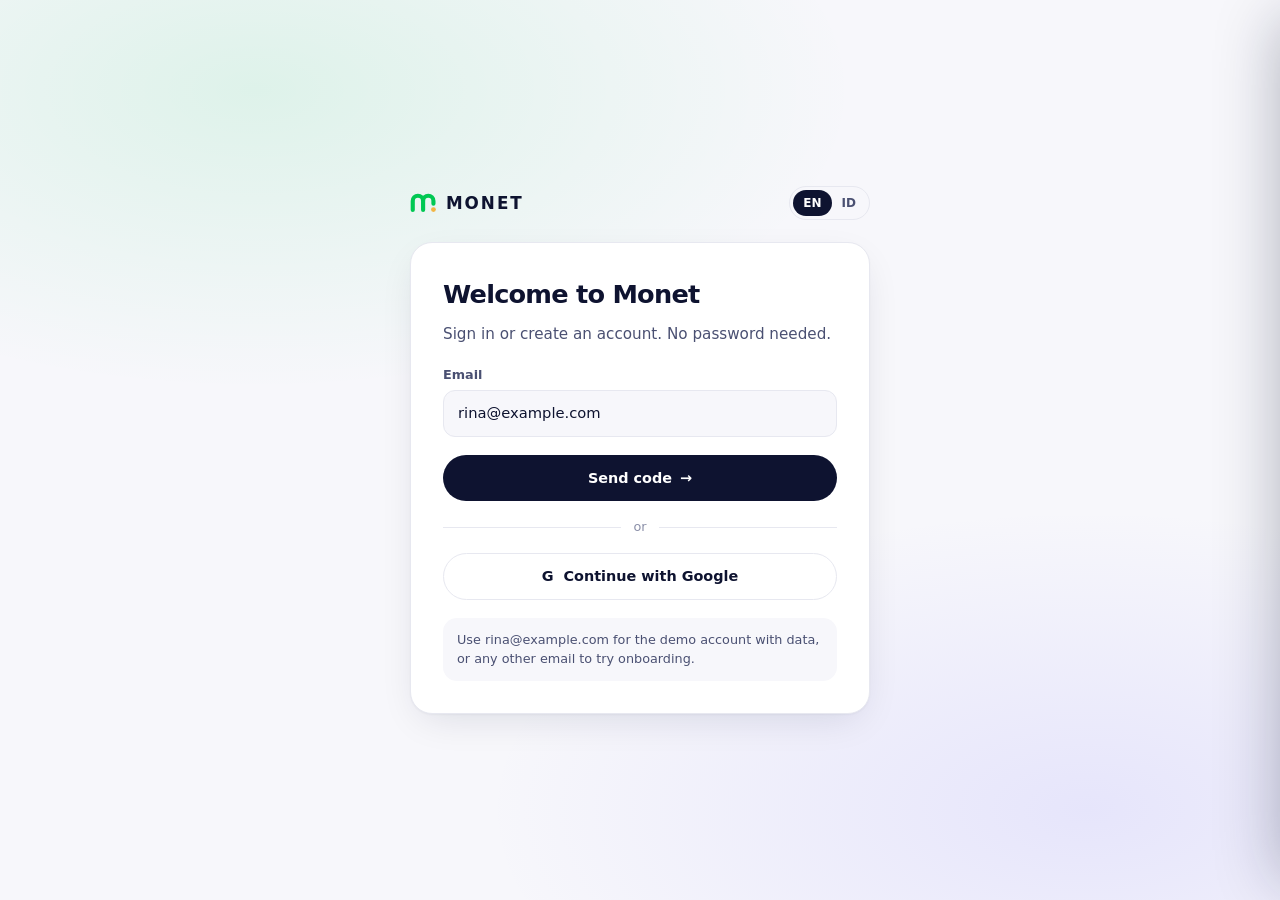
<file: app/index.html>
<!doctype html>
<html lang="en">
<head>
<meta charset="utf-8">
<meta name="viewport" content="width=device-width,initial-scale=1">
<title>Monet app (prototype)</title>
<meta name="robots" content="noindex">
<link rel="stylesheet" href="app.css">
</head>
<body>
<svg width="0" height="0" style="position:absolute" aria-hidden="true">
  <defs>
    <g id="mk">
      <g transform="translate(0,-5)" fill="none" stroke="#00C853" stroke-width="12" stroke-linecap="round" stroke-linejoin="round">
        <path d="M30 84V58A15 15 0 0 1 60 58V84M60 58A15 15 0 0 1 90 58V66"/>
      </g>
      <circle cx="90" cy="78" r="7" fill="#F2B544"/>
    </g>
  </defs>
</svg>
<div id="root"></div>
<div class="scrim" id="scrim"></div>
<aside class="panel" id="panel" role="dialog" aria-modal="true"></aside>
<div class="modal" id="modal" role="dialog" aria-modal="true"></div>
<div class="toast" id="toast" role="status" aria-live="polite"></div>
<script src="i18n.js"></script>
<script src="data.js"></script>
<script src="agents.js"></script>
<script src="app.js"></script>
</body>
</html>
</file>
<file: app/app.css>
/* Monet app prototype — follows docs/DESIGN.md */
:root{
  --ink:#0E1330;--ink2:#4A5072;--muted:#8A8FA8;--line:#E7E8F0;--bg:#F7F7FB;--white:#fff;
  --navy:#1A237E;--green:#00C853;--green2:#00A846;--gold:#F2B544;--coral:#FF6F61;--violet:#6C63FF;
  /* chart-only tokens (validated categorical order: coral, violet, gold-c, sky, green) */
  --gold-c:#DFA32C;--sky:#2E9BE6;--other:#A3A8BD;
  --ok-bg:#E8F8EF;--ok-tx:#0B7A3B;--warn-bg:#FFF1EF;--warn-tx:#C2410C;--soon-bg:#FFF7E3;--soon-tx:#8A5A00;
  --r:22px;--sh:0 1px 2px rgba(14,19,48,.04),0 12px 40px -12px rgba(14,19,48,.14);
  --side:248px;
}
*{box-sizing:border-box;margin:0;padding:0}
html,body{height:100%}
body{font-family:Inter,system-ui,-apple-system,"Segoe UI",Roboto,Arial,sans-serif;background:var(--bg);color:var(--ink);line-height:1.55;-webkit-font-smoothing:antialiased;font-size:.95rem}
a{color:inherit;text-decoration:none}
button,input,select,textarea{font:inherit;color:inherit}
button{cursor:pointer;background:none;border:0}
.sr{position:absolute;width:1px;height:1px;overflow:hidden;clip:rect(0 0 0 0)}

/* buttons */
.btn{display:inline-flex;align-items:center;justify-content:center;gap:8px;padding:11px 20px;border-radius:999px;font-weight:600;font-size:.9rem;border:1px solid transparent;transition:transform .15s,background .15s;white-space:nowrap}
.btn:hover{transform:translateY(-1px)}
.btn.dark{background:var(--ink);color:#fff}
.btn.green{background:var(--green);color:#fff}
.btn.ghost{background:var(--white);border-color:var(--line)}
.btn.danger{background:var(--white);border-color:#F4C7C1;color:var(--warn-tx)}
.btn.sm{padding:7px 14px;font-size:.82rem}
.btn.block{width:100%}
.btn[disabled]{opacity:.45;pointer-events:none}
.ar{transition:transform .15s}.btn:hover .ar{transform:translateX(3px)}

/* logo */
.logo{display:flex;align-items:center;gap:9px;font-weight:800;letter-spacing:2px;font-size:1.05rem}
.logo svg{height:20px;width:auto}

/* language switch */
.lang{display:inline-flex;background:var(--bg);border:1px solid var(--line);border-radius:999px;padding:3px}
.lang button{padding:4px 10px;border-radius:999px;font-size:.75rem;font-weight:700;color:var(--ink2)}
.lang button[aria-pressed=true]{background:var(--ink);color:#fff}

/* shell */
.shell{display:flex;min-height:100vh}
.side{width:var(--side);flex:none;position:sticky;top:0;height:100vh;padding:22px 16px;display:flex;flex-direction:column;gap:6px;background:var(--white);border-right:1px solid var(--line)}
.side .logo{padding:4px 10px 18px}
.navi{display:flex;align-items:center;gap:12px;padding:10px 12px;border-radius:14px;font-weight:600;color:var(--ink2);font-size:.92rem}
.navi .ic{width:22px;text-align:center}
.navi:hover{background:var(--bg)}
.navi[aria-current=page]{background:var(--ink);color:#fff}
.navi .badge{margin-left:auto;background:var(--coral);color:#fff;border-radius:999px;font-size:.7rem;padding:1px 8px}
.navi[aria-current=page] .badge{background:#fff;color:var(--ink)}
.side .grow{flex:1}
.who{display:flex;align-items:center;gap:10px;padding:10px;border:1px solid var(--line);border-radius:16px}
.av{width:34px;height:34px;border-radius:50%;display:grid;place-items:center;background:var(--bg);font-weight:700;flex:none}
.av.monet{background:var(--navy)}
.av.monet svg{height:14px}
.who small{display:block;color:var(--muted);font-size:.75rem;line-height:1.2}
.who b{font-size:.88rem;line-height:1.2}
.who .out{margin-left:auto;font-size:.78rem;color:var(--muted);font-weight:600;white-space:nowrap}
.who .tx{min-width:0;overflow:hidden;text-overflow:ellipsis}
.mmenu{display:none}

.main{flex:1;min-width:0;display:flex;flex-direction:column}
.top{position:sticky;top:0;z-index:20;display:flex;align-items:center;gap:12px;padding:14px 32px;background:rgba(247,247,251,.85);backdrop-filter:blur(12px);-webkit-backdrop-filter:blur(12px);border-bottom:1px solid var(--line)}
.top h1{font-size:1.25rem;letter-spacing:-.02em;font-weight:700}
.top .sp{flex:1}
.top .mlogo{display:none}
.iconbtn{width:38px;height:38px;border-radius:50%;display:grid;place-items:center;background:var(--white);border:1px solid var(--line);position:relative;font-size:1rem}
.iconbtn .dot{position:absolute;top:6px;right:7px;width:8px;height:8px;border-radius:50%;background:var(--coral);border:2px solid #fff}
.page{padding:28px 32px 60px;max-width:1240px;width:100%}
.proto{font-size:.72rem;font-weight:700;color:var(--warn-tx);background:var(--warn-bg);border-radius:999px;padding:3px 10px}

/* bottom nav (mobile) */
.bnav{display:none}

/* headings */
.ph{display:flex;align-items:flex-end;justify-content:space-between;gap:16px;flex-wrap:wrap;margin-bottom:22px}
.ph h2{font-size:clamp(1.5rem,2.6vw,2rem);letter-spacing:-.035em;line-height:1.1;font-weight:700}
.ph h2 em{font-style:normal;color:var(--muted)}
.ph p{color:var(--ink2);max-width:620px;margin-top:6px}
h3{font-size:1.05rem;letter-spacing:-.02em;font-weight:700}
.muted{color:var(--muted)}
.ink2{color:var(--ink2)}
.small{font-size:.8rem}

/* cards & grid */
.grid{display:grid;gap:18px}
.g4{grid-template-columns:repeat(4,1fr)}
.g3{grid-template-columns:repeat(3,1fr)}
.g2{grid-template-columns:repeat(2,1fr)}
.g21{grid-template-columns:2fr 1fr}
.g12{grid-template-columns:1fr 2fr}
.card{background:var(--white);border:1px solid var(--line);border-radius:var(--r);box-shadow:var(--sh);padding:24px;min-width:0}
.card.dark{background:var(--ink);color:#fff;border-color:var(--ink)}
.card.dark .muted{color:#A9ADC6}
.card .hd{display:flex;align-items:center;justify-content:space-between;gap:10px;margin-bottom:16px}
.card .hd a,.link{font-size:.82rem;font-weight:600;color:var(--ink2)}
.card .hd a:hover,.link:hover{color:var(--ink)}
.mt{margin-top:18px}.mt8{margin-top:8px}.mb{margin-bottom:18px}

/* stat tile */
.stat{cursor:pointer;transition:transform .15s}
.stat:hover{transform:translateY(-2px)}
.stat .lb{font-size:.8rem;color:var(--ink2);font-weight:600;display:flex;align-items:center;gap:8px}
.stat .lb i{width:8px;height:8px;border-radius:50%;display:inline-block}
.stat .v{font-size:clamp(1.3rem,2.2vw,1.7rem);font-weight:750;letter-spacing:-.03em;margin-top:6px;white-space:nowrap}
.chg{font-size:.78rem;font-weight:600;margin-top:4px}
.chg.up{color:var(--green2)}.chg.down{color:var(--warn-tx)}.chg.flat{color:var(--muted)}

/* tags & pills */
.tag{display:inline-flex;align-items:center;gap:5px;font-size:.74rem;font-weight:600;padding:3px 10px;border-radius:999px;background:var(--bg);color:var(--ink2);white-space:nowrap}
.tag.ok{background:var(--ok-bg);color:var(--ok-tx)}
.tag.urgent{background:var(--warn-bg);color:var(--warn-tx)}
.tag.soon{background:var(--soon-bg);color:var(--soon-tx)}
.chips{display:flex;flex-wrap:wrap;gap:8px}
.chip{padding:8px 14px;border-radius:999px;border:1px solid var(--line);background:var(--white);font-weight:600;font-size:.85rem;color:var(--ink2)}
.chip[aria-pressed=true]{background:var(--ink);border-color:var(--ink);color:#fff}

/* forms */
label.f{display:block;font-size:.8rem;font-weight:600;color:var(--ink2);margin-bottom:6px}
.in{width:100%;padding:11px 14px;border-radius:12px;border:1px solid var(--line);background:var(--bg);outline:none;font-size:.92rem}
.in:focus{border-color:var(--ink2);background:#fff}
textarea.in{resize:vertical;min-height:96px}
.row{display:flex;gap:12px;flex-wrap:wrap;align-items:center}
.row>*{min-width:0}
.fg{display:grid;gap:14px}
.fg2{grid-template-columns:1fr 1fr}
.err{color:var(--warn-tx);font-size:.8rem;margin-top:6px}

/* toggle */
.tg{position:relative;width:44px;height:26px;flex:none;border-radius:999px;background:var(--line);transition:background .15s}
.tg::after{content:"";position:absolute;top:3px;left:3px;width:20px;height:20px;border-radius:50%;background:#fff;box-shadow:0 1px 3px rgba(14,19,48,.25);transition:transform .15s}
.tg[aria-checked=true]{background:var(--green)}
.tg[aria-checked=true]::after{transform:translateX(18px)}
.tg[disabled]{opacity:.6;cursor:not-allowed}
.set{display:flex;align-items:center;gap:16px;padding:16px 0;border-top:1px solid var(--line)}
.set:first-of-type{border-top:0}
.set .tx{flex:1;min-width:0}
.set .tx b{display:block;font-size:.92rem}
.set .tx span{font-size:.82rem;color:var(--ink2)}

/* tabs */
.tabs{display:inline-flex;gap:4px;padding:4px;background:var(--white);border:1px solid var(--line);border-radius:999px;flex-wrap:wrap}
.tabs button{padding:8px 16px;border-radius:999px;font-weight:600;font-size:.85rem;color:var(--ink2)}
.tabs button[aria-selected=true]{background:var(--ink);color:#fff}

/* list rows */
.list{display:flex;flex-direction:column}
.li{display:flex;align-items:center;gap:14px;padding:12px 6px;border-top:1px solid var(--line);border-radius:10px}
.li:first-child{border-top:0}
button.li,a.li{width:100%;text-align:left}
button.li:hover,a.li:hover{background:var(--bg)}
.li .ico{width:38px;height:38px;border-radius:12px;display:grid;place-items:center;background:var(--bg);font-size:1.05rem;flex:none}
.li .mid{flex:1;min-width:0}
.li .mid b{display:block;font-size:.9rem;font-weight:600;white-space:nowrap;overflow:hidden;text-overflow:ellipsis}
.li .mid span{font-size:.78rem;color:var(--muted)}
.li .amt{font-weight:700;white-space:nowrap;font-variant-numeric:tabular-nums}
.amt.inc{color:var(--green2)}
.dhead{font-size:.75rem;font-weight:700;color:var(--muted);text-transform:uppercase;letter-spacing:.06em;padding:16px 6px 4px}

/* status dot */
.sd{display:inline-block;width:10px;height:10px;border-radius:50%;flex:none}
.sd.red{background:var(--coral)}.sd.yellow{background:var(--gold)}.sd.green{background:var(--green)}.sd.grey{background:var(--other)}

/* chat */
.chatwrap{display:flex;flex-direction:column;height:calc(100vh - 67px);max-width:900px;margin:0 auto;width:100%}
.chatlog{flex:1;overflow-y:auto;padding:24px 32px;display:flex;flex-direction:column;gap:10px}
.bub{max-width:min(620px,86%);padding:12px 16px;border-radius:18px;font-size:.92rem;line-height:1.5}
.bub.me{align-self:flex-end;background:var(--ink);color:#fff;border-bottom-right-radius:6px;white-space:pre-wrap}
.bub.bot{align-self:flex-start;background:var(--white);border:1px solid var(--line);border-bottom-left-radius:6px;box-shadow:var(--sh)}
.bub.bot p+p,.bub.bot p+table,.bub.bot table+p,.bub.bot p+.qr{margin-top:8px}
.bub.sys{align-self:center;border:1px dashed var(--line);font-size:.76rem;color:var(--ink2);padding:6px 12px;border-radius:12px;background:transparent;max-width:92%}
.bub.mem{align-self:center;background:var(--ok-bg);color:var(--ok-tx);font-size:.76rem;font-weight:600;padding:5px 12px;border-radius:999px}
.bub table{border-collapse:collapse;width:100%;font-size:.84rem;margin-top:6px}
.bub td{padding:5px 6px;border-top:1px solid var(--line)}
.bub td:last-child{text-align:right;font-weight:600;white-space:nowrap}
.qr{display:flex;flex-wrap:wrap;gap:6px;margin-top:10px}
.qr button{padding:6px 12px;border-radius:999px;border:1px solid var(--line);background:var(--bg);font-size:.8rem;font-weight:600}
.qr button:hover{background:var(--ink);color:#fff;border-color:var(--ink)}
.qr.done button{opacity:.5;pointer-events:none}
.typing{display:inline-flex;gap:4px}
.typing i{width:6px;height:6px;border-radius:50%;background:var(--muted);animation:bl 1s infinite}
.typing i:nth-child(2){animation-delay:.15s}.typing i:nth-child(3){animation-delay:.3s}
@keyframes bl{0%,80%,100%{opacity:.25}40%{opacity:1}}
.composer{padding:14px 32px 22px;border-top:1px solid var(--line);background:var(--bg)}
.composer form{display:flex;gap:10px;align-items:flex-end;background:var(--white);border:1px solid var(--line);border-radius:22px;padding:8px 8px 8px 16px;box-shadow:var(--sh)}
.composer textarea{flex:1;border:0;outline:none;resize:none;max-height:140px;padding:8px 0;background:transparent;font-size:.95rem}
.composer .btn{padding:10px 16px}
.suggest{display:flex;gap:8px;flex-wrap:wrap;margin-bottom:10px}
.suggest button{font-size:.8rem;padding:6px 12px;border-radius:999px;background:var(--white);border:1px solid var(--line);color:var(--ink2);font-weight:600}
.chatbar{display:flex;align-items:center;gap:10px;font-size:.82rem;color:var(--ink2);font-weight:600}

/* charts */
.chart{position:relative}
.chart svg{display:block;width:100%;height:auto;overflow:visible}
.legend{display:flex;flex-wrap:wrap;gap:6px 16px;font-size:.8rem;color:var(--ink2);margin-bottom:10px}
.legend i{display:inline-block;width:10px;height:10px;border-radius:3px;margin-right:6px;vertical-align:-1px}
.tip{position:absolute;pointer-events:none;background:var(--ink);color:#fff;font-size:.78rem;padding:8px 10px;border-radius:10px;white-space:nowrap;transform:translate(-50%,-100%);margin-top:-10px;opacity:0;transition:opacity .1s;z-index:5;line-height:1.4}
.tip.on{opacity:1}
.donut{display:grid;grid-template-columns:180px 1fr;gap:22px;align-items:center}
.ctable{width:100%;border-collapse:collapse;font-size:.85rem}
.ctable td{padding:7px 4px;border-top:1px solid var(--line)}
.ctable tr:first-child td{border-top:0}
.ctable td.n{text-align:right;font-variant-numeric:tabular-nums;white-space:nowrap}
.ctable i{display:inline-block;width:10px;height:10px;border-radius:3px;margin-right:8px;vertical-align:-1px}
.bar{height:8px;border-radius:999px;background:var(--bg);overflow:hidden}
.bar i{display:block;height:100%;border-radius:999px}

/* panel / modal */
.scrim{position:fixed;inset:0;background:rgba(14,19,48,.35);z-index:60;opacity:0;pointer-events:none;transition:opacity .2s}
.scrim.on{opacity:1;pointer-events:auto}
.panel{position:fixed;top:0;right:0;bottom:0;width:min(440px,100%);background:#fff;z-index:61;transform:translateX(100%);transition:transform .25s;padding:24px;overflow-y:auto;box-shadow:-20px 0 60px -20px rgba(14,19,48,.3)}
.panel.on{transform:none}
.modal{position:fixed;left:50%;top:50%;width:min(480px,calc(100% - 32px));max-height:calc(100vh - 40px);overflow-y:auto;transform:translate(-50%,-46%);opacity:0;pointer-events:none;background:#fff;border-radius:24px;z-index:61;padding:26px;transition:opacity .2s,transform .2s;box-shadow:var(--sh)}
.modal.on{opacity:1;pointer-events:auto;transform:translate(-50%,-50%)}
.phd{display:flex;align-items:center;justify-content:space-between;margin-bottom:18px}
.toast{position:fixed;left:50%;bottom:24px;transform:translate(-50%,20px);background:var(--ink);color:#fff;padding:12px 18px;border-radius:999px;font-size:.88rem;font-weight:600;z-index:80;opacity:0;pointer-events:none;transition:all .2s;display:flex;gap:14px;align-items:center;max-width:calc(100% - 32px)}
.toast.on{opacity:1;transform:translate(-50%,0);pointer-events:auto}
.toast button{color:var(--green);font-weight:700}
.pop{position:absolute;right:0;top:46px;width:min(340px,calc(100vw - 32px));background:#fff;border:1px solid var(--line);border-radius:18px;box-shadow:var(--sh);padding:14px;display:none;z-index:30}
.pop.on{display:block}
.rel{position:relative}

/* auth / onboarding */
.auth{min-height:100vh;display:grid;place-items:center;padding:24px;background:radial-gradient(600px 300px at 20% 10%,rgba(0,200,83,.10),transparent),radial-gradient(600px 300px at 85% 90%,rgba(108,99,255,.12),transparent),var(--bg)}
.authbox{width:min(460px,100%)}
.authbox .card{padding:32px}
.authtop{display:flex;justify-content:space-between;align-items:center;margin-bottom:22px}
.steps{display:flex;gap:6px;margin-bottom:22px}
.steps i{flex:1;height:4px;border-radius:999px;background:var(--line)}
.steps i.on{background:var(--ink)}
.code{font-family:ui-monospace,Consolas,monospace;font-weight:700;letter-spacing:.12em;background:var(--bg);padding:10px 14px;border-radius:12px;display:inline-block;font-size:1.05rem}
.check{display:flex;gap:10px;align-items:flex-start;font-size:.85rem;color:var(--ink2)}
.check input{margin-top:4px;width:16px;height:16px;accent-color:var(--ink)}
.divider{display:flex;align-items:center;gap:12px;color:var(--muted);font-size:.8rem;margin:16px 0}
.divider::before,.divider::after{content:"";flex:1;height:1px;background:var(--line)}

/* drop zone */
.drop{border:2px dashed var(--line);border-radius:18px;padding:30px;text-align:center;background:var(--bg);cursor:pointer}
.drop:hover{border-color:var(--ink2)}
.ptable{width:100%;border-collapse:collapse;font-size:.85rem}
.ptable th{text-align:left;font-size:.72rem;text-transform:uppercase;letter-spacing:.05em;color:var(--muted);padding:6px;font-weight:700}
.ptable td{padding:8px 6px;border-top:1px solid var(--line)}
.ptable td.n{text-align:right;white-space:nowrap;font-weight:600}
.note{font-size:.8rem;color:var(--ink2);background:var(--bg);border-radius:14px;padding:12px 14px}
.disc{font-size:.78rem;color:var(--warn-tx);background:var(--warn-bg);border-radius:12px;padding:10px 12px}
.empty{text-align:center;color:var(--muted);padding:30px 10px;font-size:.88rem}
.snav{position:sticky;top:90px;display:flex;flex-direction:column;gap:4px}
.snav a{padding:9px 14px;border-radius:12px;font-weight:600;font-size:.88rem;color:var(--ink2)}
.snav a:hover{background:var(--white)}
.copy{display:flex;gap:8px;align-items:center;flex-wrap:wrap}
.copy .in{font-family:ui-monospace,Consolas,monospace;font-size:.85rem;flex:1 1 220px;width:auto}

/* ≤1000 */
@media (max-width:1000px){
  :root{--side:84px}
  .side{padding:22px 12px}
  .side .logo span,.navi .lbl,.who .tx,.who .out{display:none}
  .side .logo{justify-content:center;padding:4px 0 18px}
  .navi{justify-content:center;padding:12px}
  .navi .badge{position:absolute;margin:0;transform:translate(14px,-12px);font-size:.62rem;padding:0 5px}
  .navi{position:relative}
  .who{justify-content:center;border:0;padding:0}
  .g4{grid-template-columns:repeat(2,1fr)}
  .g21,.g12,.g3{grid-template-columns:1fr}
  .snav{display:none}
}
/* ≤760 */
@media (max-width:760px){
  .side{display:none}
  .mmenu{display:block}
  .top{padding:12px 16px}
  .top h1{display:none}
  .top .mlogo{display:flex}
  .page{padding:20px 16px 110px}
  .g2,.fg2{grid-template-columns:1fr}
  .g4{gap:12px}
  .card{padding:18px}
  .donut{grid-template-columns:1fr}
  .donut .chart{max-width:200px;margin:0 auto}
  .bnav{display:flex;position:fixed;left:12px;right:12px;bottom:12px;z-index:40;background:rgba(255,255,255,.92);backdrop-filter:blur(14px);-webkit-backdrop-filter:blur(14px);border:1px solid var(--line);border-radius:22px;box-shadow:var(--sh);padding:6px}
  .bnav a{flex:1;display:flex;flex-direction:column;align-items:center;gap:1px;padding:7px 2px;border-radius:16px;font-size:.66rem;font-weight:600;color:var(--ink2);position:relative}
  .bnav a .ic{font-size:1.1rem}
  .bnav a[aria-current=page]{background:var(--ink);color:#fff}
  .bnav .badge{position:absolute;top:2px;right:calc(50% - 20px);background:var(--coral);color:#fff;border-radius:999px;font-size:.6rem;padding:0 5px}
  .chatwrap{height:calc(100vh - 63px - 84px)}
  .chatlog{padding:16px}
  .composer{padding:10px 16px 12px}
  .suggest{flex-wrap:nowrap;overflow-x:auto;scrollbar-width:none;margin:0 -16px 10px;padding:0 16px}
  .suggest button{white-space:nowrap;flex:none}
  .bub{max-width:92%}
  .ph{margin-bottom:16px}
  .hide-m{display:none}
  .li{gap:10px}
}
</file>
